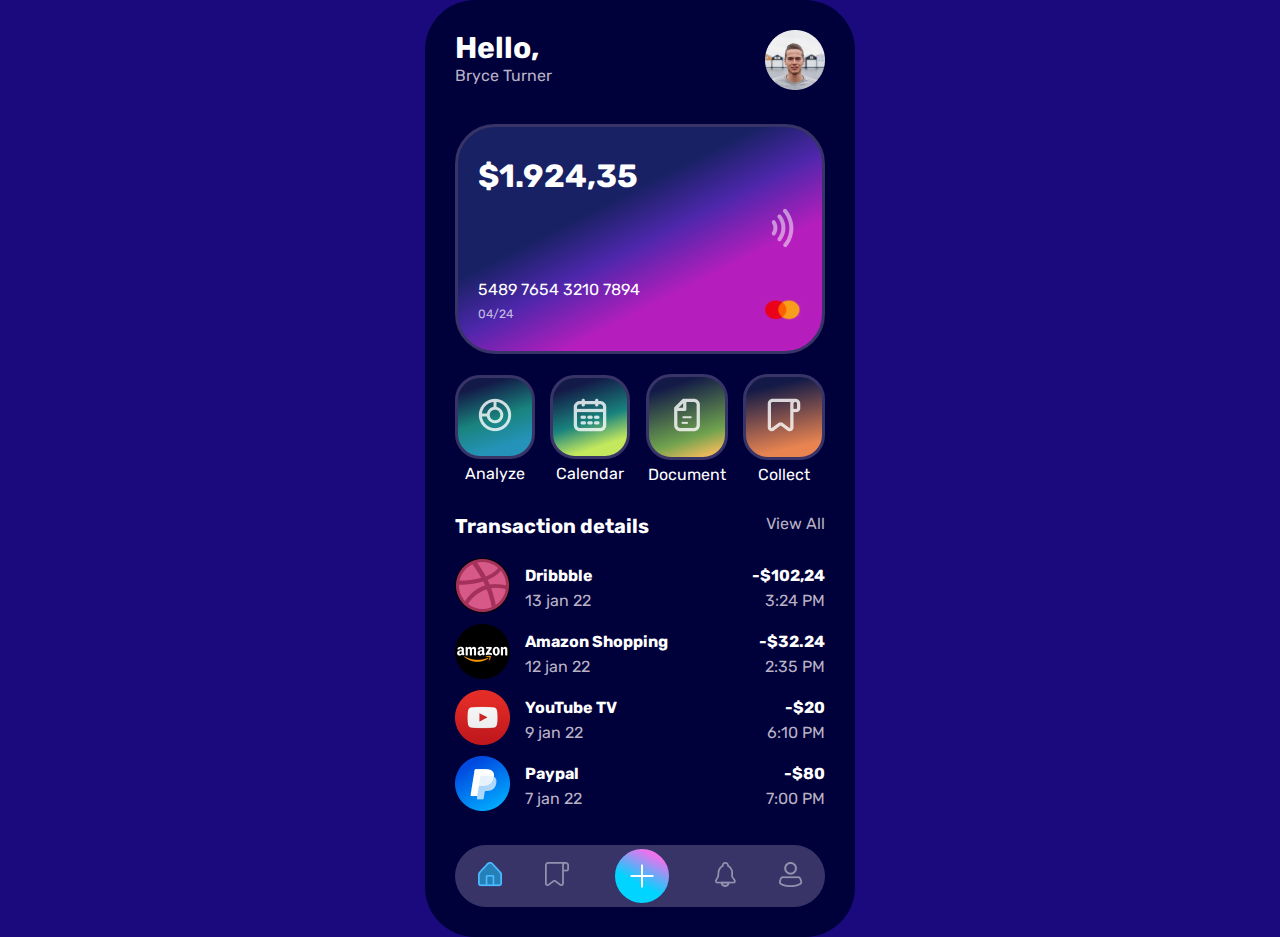
<file: index.html>
<!doctype html>
<html lang="en">
<head>
  <meta charset="UTF-8">
  <meta name="viewport"
        content="width=device-width, user-scalable=no, initial-scale=1.0, maximum-scale=1.0, minimum-scale=1.0">
  <meta http-equiv="X-UA-Compatible" content="ie=edge">
  <link href="https://fonts.googleapis.com/css2?family=Rubik:wght@400" rel="stylesheet">
  <title>Mobile Design</title>
  <link rel="stylesheet" href="main.css">
</head>
<body>
<main>
  <div class="header">
    <div class="nav-left">
      <span class="bold-text greetings">Hello,</span>
      <span class="user-name">Bryce Turner</span>
    </div>
    <div>
      <img src="Images/Avatar.png" alt="avatar" class="avatar-img">
    </div>
  </div>
  <section class="top">
    <div class="card">
      <div class="left-card">
        <div class="balance">$1.924,35</div>
        <div class="card-details">
          <span class="card-nr">5489 7654 3210 7894</span>
          <span class="expiration-date">04/24</span>
        </div>
      </div>
      <div class="card-icons">
        <img src="Images/waves.png" alt="waves" class="card-icon">
        <img src="Images/Mastercard.png" alt="mastercard" class="card-icon-bank">
      </div>
    </div>
    <div class="options">
      <div class="option">
        <a href="analyze.html">
          <div class="option-icon analyze"><img src="Images/circle.png" alt="circle" class="option-img"></div>
        </a>
        <span>Analyze</span>
      </div>
      <div class="option">
        <a href="#">
          <div class="option-icon calendar"><img src="Images/calendar.png" alt="calendar" class="option-img"></div>
        </a>
        <span>Calendar</span>
      </div>
      <div class="option">
        <a href="bank-cards.html">
          <div class="option-icon document"><img src="Images/file.png" alt="file" class="option-img"></div>
        </a>
        <span>Document</span>
      </div>
      <div class="option">
        <a href="#">
          <div class="option-icon collect"><img src="Images/save.png" alt="save" class="option-img"></div>
        </a>
        <span>Collect</span>
      </div>
    </div>
  </section>
  <section class="bottom">
    <div class="bottom-header">
      <span class="details-transactions bold-text">Transaction details</span>
      <span class="view-transactions opac-white">View All</span>
    </div>
    <div class="companies">
      <div class="company">
        <div><img src="Images/Logo%20(1).png" alt="dribble"></div>
        <div class="details-container">
          <div class="company-details">
            <span class="bold-text ">Dribbble</span>
            <span class="bold-text ">-$102,24</span>
          </div>
          <div class="company-details">
            <span class="opac-white">13 jan 22</span>
            <span class="opac-white">3:24 PM</span>
          </div>
        </div>
      </div>
      <div class="company">
        <div><img src="Images/Logo%20(2).png" alt="amazon"></div>
        <div class="details-container">
          <div class="company-details">
            <span class="bold-text ">Amazon Shopping</span>
            <span class="bold-text ">-$32.24</span>
          </div>
          <div class="company-details">
            <span class="opac-white">12 jan 22</span>
            <span class="opac-white">2:35 PM</span>
          </div>
        </div>
      </div>
      <div class="company">
        <div><img src="Images/Logo%20(3).png" alt="youtube"></div>
        <div class="details-container">
          <div class="company-details">
            <span class="bold-text ">YouTube TV</span>
            <span class="bold-text ">-$20</span>
          </div>
          <div class="company-details">
            <span class="opac-white">9 jan 22</span>
            <span class="opac-white">6:10 PM</span>
          </div>
        </div>
      </div>
      <div class="company">
        <div><img src="Images/Logo%20(4).png" alt="paypal"></div>
        <div class="details-container">
          <div class="company-details">
            <span class="bold-text ">Paypal</span>
            <span class="bold-text ">-$80</span>
          </div>
          <div class="company-details">
            <span class="opac-white">7 jan 22</span>
            <span class="opac-white">7:00 PM</span>
          </div>
        </div>
      </div>
    </div>
  </section>
  <nav>
    <a href="index.html">
      <div><img src="Images/home.png" alt="home"></div>
    </a>
    <a href="#">
      <div><img src="Images/note.png" alt="note"></div>
    </a>
    <a href="#">
      <div class="circle"><img src="Images/add.png" alt="plus"></div>
    </a>
    <a href="#">
      <div><img src="Images/notification.png" alt="bell"></div>
    </a>
    <a href="#">
      <div><img src="Images/user.png" alt="user"></div>
    </a>
  </nav>
</main>
</body>
</html>
</file>
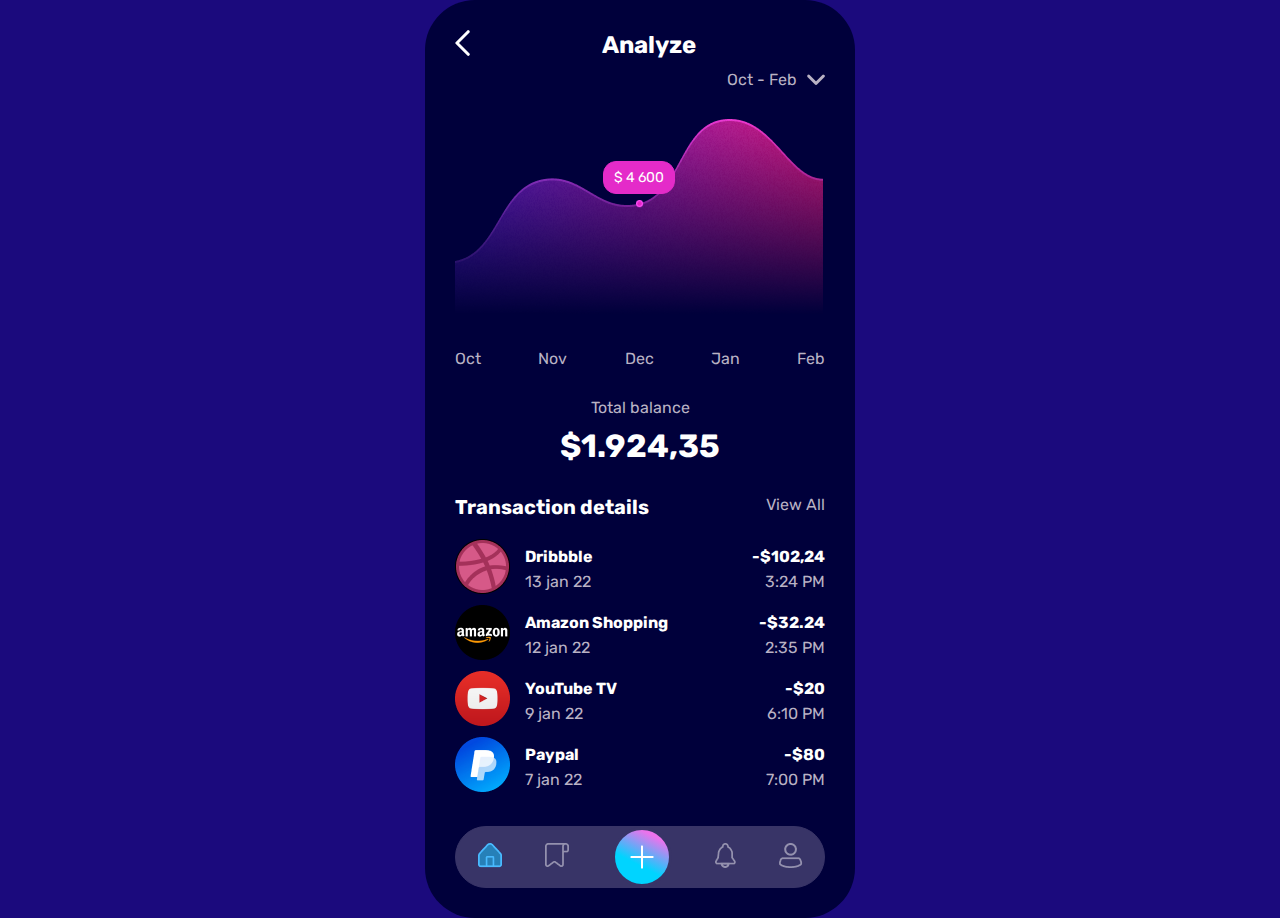
<file: analyze.html>
<!doctype html>
<html lang="en">
<head>
  <meta charset="UTF-8">
  <meta name="viewport"
        content="width=device-width, user-scalable=no, initial-scale=1.0, maximum-scale=1.0, minimum-scale=1.0">
  <meta http-equiv="X-UA-Compatible" content="ie=edge">
  <title>Mobile Design Analyze</title>
  <link href="https://fonts.googleapis.com/css2?family=Rubik:wght@400" rel="stylesheet">
  <link rel="stylesheet" href="main.css">
</head>
<body>
<main>
  <div class="header-container">
    <div class="section-header">
      <a href="index.html">
        <div><img src="Images/leftArrow.png" alt="leftArrow" class="left-arrow"></div>
      </a>
      <div class="bold-text header2">Analyze</div>
    </div>
    <div class="month-select">
      <span class="opac-white">Oct - Feb</span>
      <div><img src="Images/bottomArrow.png" alt="bottomArrow"></div>
    </div>
  </div>
  <section class="top-section">
    <div class="graph-container">
      <div class="data-img"><img src="Images/Schedule.png" alt="graph"></div>
      <div class="full-pointer">
        <div class="data-money">$ 4 600</div>
        <img src="Images/Pointer.png" alt="circle" class="pointer">
      </div>
    </div>
    <div class="months">
      <span class="month opac-white">Oct</span>
      <span class="month opac-white">Nov</span>
      <span class="month opac-white">Dec</span>
      <span class="month opac-white">Jan</span>
      <span class="month opac-white">Feb</span>
    </div>
    <div class="total-balance">
      <span class="opac-white">Total balance</span>
      <span class="balance">$1.924,35</span>
    </div>
  </section>
  <section class="bottom">
    <div class="bottom-header">
      <span class="details-transactions bold-text">Transaction details</span>
      <span class="view-transactions opac-white">View All</span>
    </div>
    <div class="companies">
      <div class="company">
        <div><img src="Images/Logo%20(1).png" alt="dribble"></div>
        <div class="details-container">
          <div class="company-details">
            <span class="bold-text expand-text">Dribbble</span>
            <span class="bold-text expand-text">-$102,24</span>
          </div>
          <div class="company-details">
            <span class="opac-white">13 jan 22</span>
            <span class="opac-white">3:24 PM</span>
          </div>
        </div>
      </div>
      <div class="company">
        <div><img src="Images/Logo%20(2).png" alt="amazon"></div>
        <div class="details-container">
          <div class="company-details">
            <span class="bold-text expand-text">Amazon Shopping</span>
            <span class="bold-text expand-text">-$32.24</span>
          </div>
          <div class="company-details">
            <span class="opac-white">12 jan 22</span>
            <span class="opac-white">2:35 PM</span>
          </div>
        </div>
      </div>
      <div class="company">
        <div><img src="Images/Logo%20(3).png" alt="youtube"></div>
        <div class="details-container">
          <div class="company-details">
            <span class="bold-text expand-text">YouTube TV</span>
            <span class="bold-text expand-text">-$20</span>
          </div>
          <div class="company-details">
            <span class="opac-white">9 jan 22</span>
            <span class="opac-white">6:10 PM</span>
          </div>
        </div>
      </div>
      <div class="company">
        <div><img src="Images/Logo%20(4).png" alt="paypal"></div>
        <div class="details-container">
          <div class="company-details">
            <span class="bold-text expand-text">Paypal</span>
            <span class="bold-text expand-text">-$80</span>
          </div>
          <div class="company-details">
            <span class="opac-white">7 jan 22</span>
            <span class="opac-white">7:00 PM</span>
          </div>
        </div>
      </div>
    </div>
  </section>
  <nav>
    <a href="index.html">
      <div><img src="Images/home.png" alt="home"></div>
    </a>
    <a href="#">
      <div><img src="Images/note.png" alt="note"></div>
    </a>
    <a href="#">
      <div class="circle"><img src="Images/add.png" alt="plus"></div>
    </a>
    <a href="#">
      <div><img src="Images/notification.png" alt="bell"></div>
    </a>
    <a href="#">
      <div><img src="Images/user.png" alt="user"></div>
    </a>
  </nav>
</main>
</body>
</html>
</file>
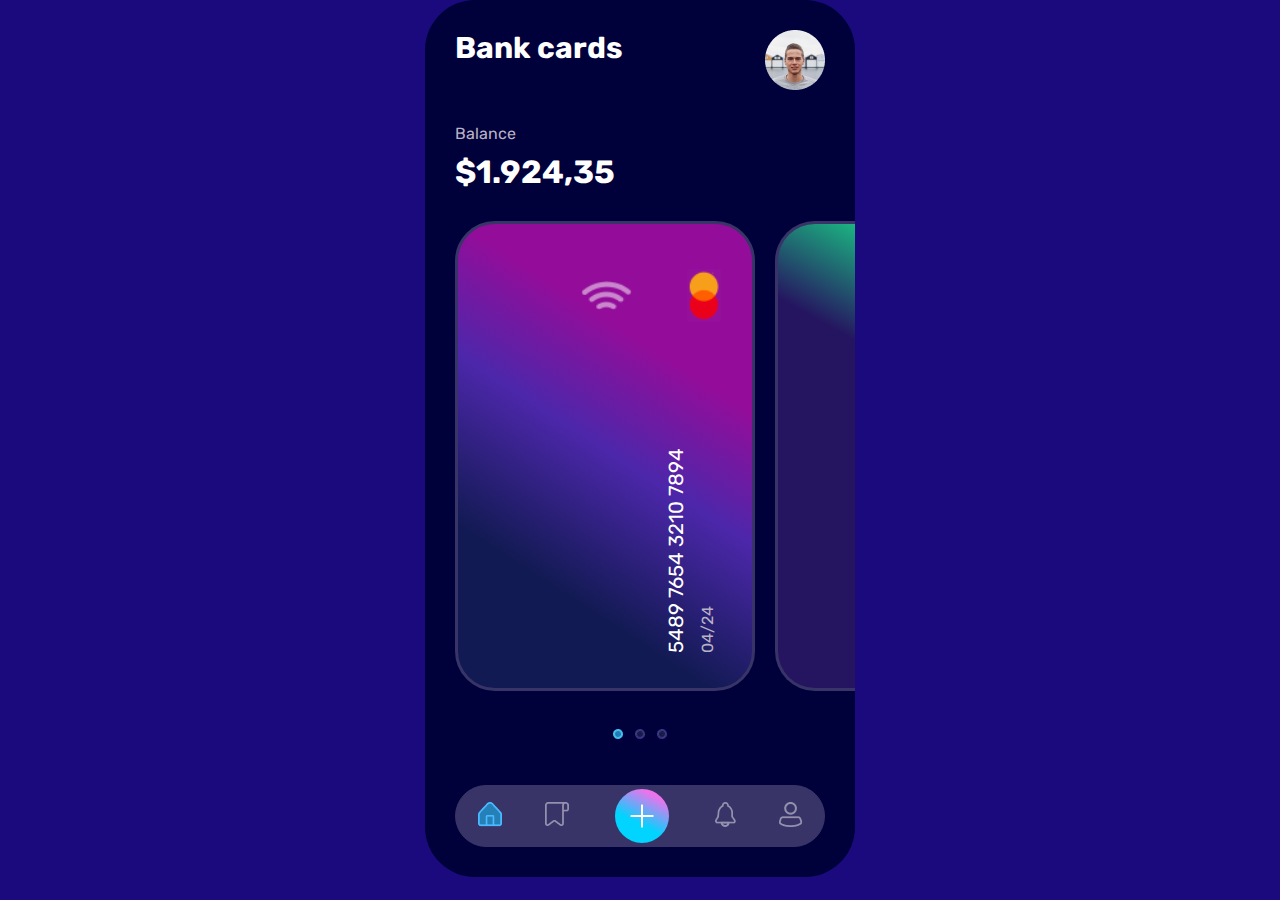
<file: bank-cards.html>
<!doctype html>
<html lang="en">
<head>
  <meta charset="UTF-8">
  <meta name="viewport"
        content="width=device-width, user-scalable=no, initial-scale=1.0, maximum-scale=1.0, minimum-scale=1.0">
  <meta http-equiv="X-UA-Compatible" content="ie=edge">
  <title>Mobile Design Bank Cards</title>
  <link href="https://fonts.googleapis.com/css2?family=Rubik:wght@400" rel="stylesheet">
  <link rel="stylesheet" href="main.css">
</head>
<body>
<main>
  <div class="header">
    <div class="nav-left">
      <span class="bold-text greetings">Bank cards</span>
    </div>
    <div>
      <img src="Images/Avatar.png" alt="avatar" class="avatar-img">
    </div>
  </div>
  <div class="balance-info">
    <span class="opac-white">Balance</span>
    <span class="balance">$1.924,35</span>
  </div>

  <section class="cards-container">
    <div class="cards">
      <div class="first-card">
        <div class="bank-icons">
          <div><img src="Images/waves.png" alt="waves" class="card-img-waves"></div>
          <div><img src="Images/Mastercard.png" alt="Mastercard" class="card-img-logo"></div>
        </div>
        <div class="card-info">
          <span class="card-number">5489 7654 3210 7894</span>
          <span class="opac-white">04/24</span>
        </div>
      </div>
      <div class="second-card"></div>
    </div>
    <div class="dots"><img src="Images/3dots.png" alt="dots"></div>
  </section>

  <nav>
    <a href="index.html">
      <div><img src="Images/home.png" alt="home"></div>
    </a>
    <a href="#">
      <div><img src="Images/note.png" alt="note"></div>
    </a>
    <a href="#">
      <div class="circle"><img src="Images/add.png" alt="plus"></div>
    </a>
    <a href="#">
      <div><img src="Images/notification.png" alt="bell"></div>
    </a>
    <a href="#">
      <div><img src="Images/user.png" alt="user"></div>
    </a>
  </nav>
</main>
</body>
</html>
</file>
<file: main.css>
* {
    box-sizing: border-box;
    margin: 0;
    padding: 0;
}

body {
    display: flex;
    justify-content: center;
    color: white;
    font-family: 'Rubik', sans-serif;
    background: #1B0A7D;
}

main {
    width: 430px;
    height: auto;
    background: rgba(0, 0, 59, 1);
    border-radius: 50px;
    padding: 30px;
    display: flex;
    flex-direction: column;
    gap: 30px;
}

.header {
    display: flex;
    justify-content: space-between;
}

.card {
    width: 100%;
    justify-self: center;
    height: 230px;
    display: flex;
    justify-content: space-between;
    align-self: center;
    padding: 30px 20px;
    border-radius: 40px;
    border: 3px solid rgba(56, 52, 103, 1);
    background: rgb(181, 30, 189);
    background: linear-gradient(333deg, rgba(181, 30, 189, 1) 32%, rgba(76, 39, 170, 1) 49%, rgba(24, 33, 99, 1) 63%);
}

.top {
    display: flex;
    flex-direction: column;
    gap: 20px;
}

.nav-left {
    display: flex;
    flex-direction: column;
}

.bold-text {
    font-weight: bold;
}

.greetings {
    font-size: 30px;
    font-style: normal;
}

.user-name {
    color: #B9B2C4;
    font-size: 16px;
}

.balance {
    font-size: 32px;
    font-weight: bold;
}

.card-nr {
    font-size: 16px;
}

.expiration-date {
    font-size: 12px;
    color: rgba(255, 255, 255, 0.7);
}

.card-details {
    display: flex;
    flex-direction: column;
    gap: 8px;
}

.card-icon-bank {
    width: 40px;
    height: 23px;
}

.card-icon {
    width: 23px;
    height: 40px;
    align-self: center;
}

.card-icons {
    display: flex;
    flex-direction: column;
    gap: 50px;
    padding-top: 30px;
    justify-content: end;
}

.left-card {
    display: flex;
    flex-direction: column;
    justify-content: space-between;
}

.options {
    display: flex;
    justify-content: space-between;
}

.option-icon {
    background: #B9B2C4;
    padding: 20px;
    border-radius: 25px;
    border: 3px solid rgba(56, 52, 103, 1);
}

.option {
    display: flex;
    flex-direction: column;
    align-items: center;
    justify-content: center;
    gap: 5px;
}

.option:hover {
    opacity: 0.7;
}

.details-transactions {
    font-size: 20px;
}

.view-transactions {
    font-size: 16px;
}

.bottom {
    display: flex;
    flex-direction: column;
    gap: 20px;
}

.bottom-header {
    display: flex;
    justify-content: space-between;
}

.company-details {
    display: flex;
    justify-content: space-between;
    padding: 3px 0;
}

.opac-white {
    color: rgba(185, 178, 196, 1)
}

.company {
    display: flex;
    gap: 15px;
    align-items: center;
}

.company:hover {
    background: rgba(56, 52, 103, 1);
    cursor: pointer;
}

.details-container {
    width: 100%;
}

.companies {
    display: flex;
    flex-direction: column;
    gap: 7px;
}

nav {
    border-radius: 40px;
    background: rgba(56, 52, 103, 1);
    display: flex;
    justify-content: space-around;
    align-items: center;
    border: 1px solid rgba(56, 52, 103, 1);
}

nav a:hover {
    opacity: 0.5;
}

.circle {
    border-radius: 50%;
    width: 60px;
    height: 60px;
    display: flex;
    justify-content: center;
    align-items: center;
    border: 3px solid rgba(56, 52, 103, 1);
    background: rgb(0, 212, 255);
    background: linear-gradient(27deg, rgba(0, 212, 255, 1) 38%, rgba(236, 115, 236, 1) 83%);
}

.option-img {
    opacity: 0.8;
}

.analyze {
    background: rgb(37, 147, 185);
    background: linear-gradient(342deg, rgba(37, 147, 185, 1) 18%, rgba(25, 131, 125, 1) 49%, rgba(19, 26, 71, 1) 85%);
}

.calendar {
    background: rgb(196, 232, 93);
    background: linear-gradient(342deg, rgba(196, 232, 93, 1) 18%, rgba(25, 131, 125, 1) 46%, rgba(19, 26, 71, 1) 85%);
}

.document {
    background: rgb(232, 185, 91);
    background: linear-gradient(342deg, rgba(232, 185, 91, 1) 8%, rgba(111, 162, 78, 1) 29%, rgba(19, 26, 71, 1) 85%);
}

.collect {
    background: rgb(233, 132, 81);
    background: linear-gradient(347deg, rgba(233, 132, 81, 1) 16%, rgba(19, 26, 71, 1) 85%);
}

.top-section {
    display: flex;
    flex-direction: column;
    gap: 30px;
}

.header-container {
    display: flex;
    flex-direction: column;
    gap: 10px;
}

.section-header {
    display: flex;
    width: 65%;
    justify-content: space-between;
}

.header2 {
    align-self: center;
    font-size: 24px;
}

.month-select {
    display: flex;
    gap: 10px;
    align-self: end;
}

.data-money {
    width: fit-content;
    padding: 7px 10px;
    background: rgba(228, 43, 201, 1);
    border-radius: 13px;
    border: 1px solid rgba(228, 43, 201, 1);
    font-size: 14px;
}

.pointer {
    width: 25px;
    height: 25px;
}

.graph-container {
    position: relative;
}

.full-pointer {
    display: flex;
    flex-direction: column;
    width: fit-content;
    align-items: center;
    position: absolute;
    z-index: 2;
    right: 150px;
    bottom: 100px;
}

.month {
    font-size: 16px;
}

.months {
    display: flex;
    justify-content: space-between;
}

.total-balance {
    display: flex;
    flex-direction: column;
    align-items: center;
    gap: 10px;
}

.balance-info {
    display: flex;
    flex-direction: column;
    gap: 10px;
}

.cards {
    display: flex;
    align-items: center;
    gap: 20px;
    position: relative;
}

.cards-container {
    display: flex;
    flex-direction: column;
    gap: 30px;
}

.first-card {
    display: flex;
    flex-direction: column;
    justify-content: space-between;
    width: 300px;
    height: 470px;
    border: 3px solid rgba(56, 52, 103, 1);
    padding: 0 25px 25px 120px;
    border-radius: 40px;
    background: rgb(18, 26, 83);
    background: linear-gradient(33deg, rgba(18, 26, 83, 1) 25%, rgba(76, 39, 170, 1) 51%, rgba(147, 13, 154, 1) 71%);
}

.bank-icons {
    transform: rotate(270deg);
    display: flex;
    flex-direction: column;
    gap: 50px;
    align-items: center;
    align-self: center;
    width: fit-content;
}

.card-info {
    writing-mode: vertical-rl;
    transform: rotate(180deg);
    display: flex;
    flex-direction: column;
    justify-content: end;
    gap: 10px;
    padding: 10px;
}

.card-number {
    font-size: 20.35px;
}

.dots {
    display: flex;
    justify-content: center;
}

.second-card {
    background: rgb(37, 21, 96);
    background: linear-gradient(29deg, rgba(37, 21, 96, 1) 77%, rgba(27, 180, 129, 1) 100%);
    border: 3px solid rgba(56, 52, 103, 1);
    border-right: 0;
    width: 80px;
    height: 470px;
    border-radius: 40px 0 0 40px;
    position: absolute;
    left: 320px;
    top: 0;
}

.card-img-waves {
    width: 29px;
    height: 51px;
}

.card-img-logo {
    width: 54px;
    height: 35px;
}
</file>
